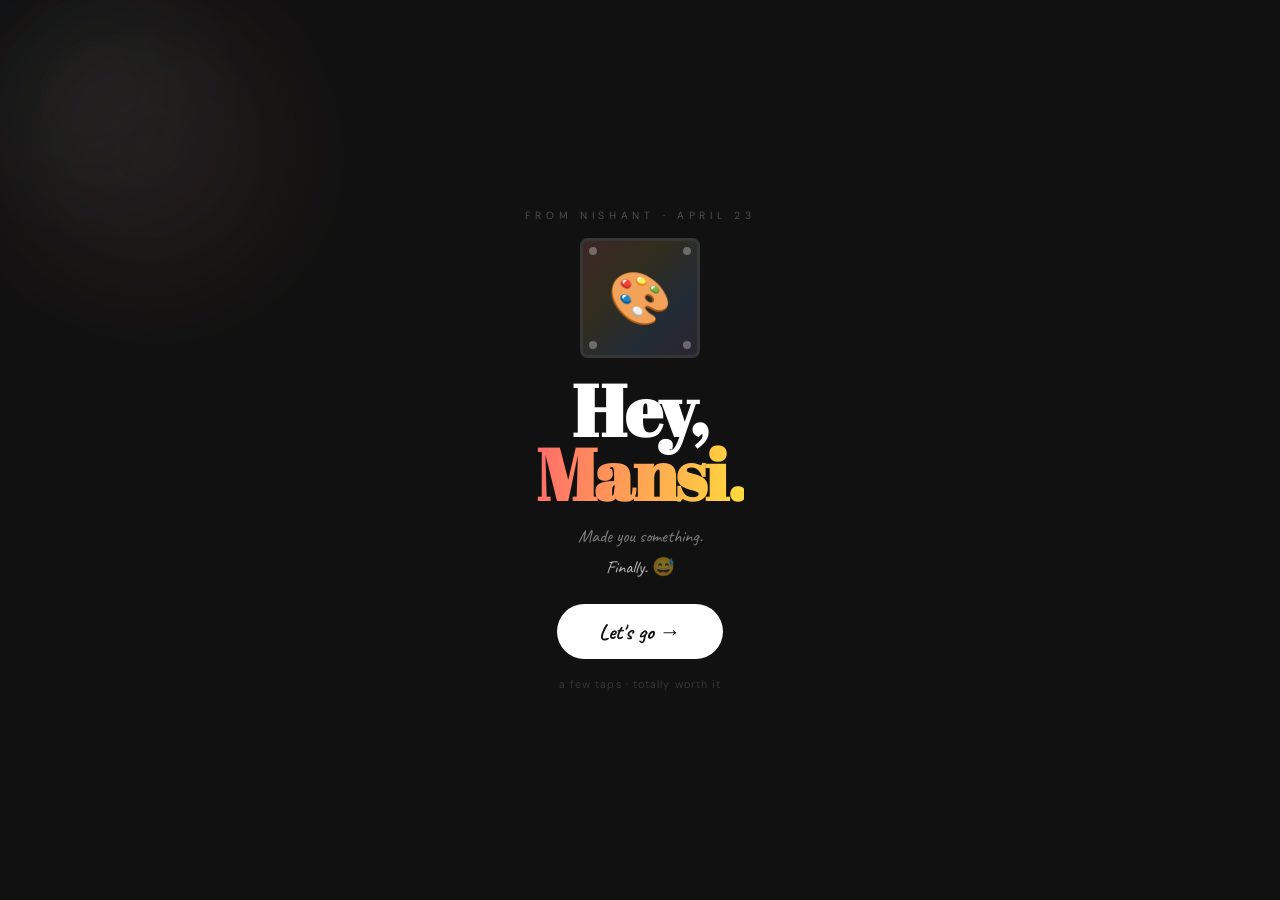
<file: mee.html>
<!DOCTYPE html>
<html lang="en">
<head>
<meta charset="UTF-8">
<meta name="viewport" content="width=device-width, initial-scale=1.0, maximum-scale=1.0, user-scalable=no">
<title>Hey Mansi 🎨</title>
<link href="https://fonts.googleapis.com/css2?family=Abril+Fatface&family=Caveat:wght@400;600;700&family=DM+Sans:ital,opsz,wght@0,9..40,300;0,9..40,400;1,9..40,300&display=swap" rel="stylesheet">
<style>
*,*::before,*::after{margin:0;padding:0;box-sizing:border-box;-webkit-tap-highlight-color:transparent}
html{font-size:16px}
body{
  width:100vw;height:100vh;overflow:hidden;
  background:#111;
  font-family:'DM Sans',sans-serif;font-weight:300;
  color:#1a0a2e;touch-action:manipulation;
}

/* ── SCREENS ── */
.screen{
  position:fixed;inset:0;
  display:flex;flex-direction:column;
  align-items:center;justify-content:center;
  padding:22px 20px;
  opacity:0;pointer-events:none;
  transition:opacity 0.4s ease,transform 0.4s cubic-bezier(0.22,1,0.36,1);
  overflow-y:auto;-webkit-overflow-scrolling:touch;
  transform:translateY(18px) scale(0.97);
}
.screen.active{opacity:1;pointer-events:all;transform:translateY(0) scale(1)}
.screen.out{opacity:0;transform:translateY(-18px) scale(1.03);pointer-events:none}

/* ── DOT NAV ── */
#dots{
  position:fixed;bottom:16px;left:50%;transform:translateX(-50%);
  display:flex;gap:5px;z-index:300;opacity:0;transition:opacity 0.4s;
}
#dots.show{opacity:1}
.d{
  width:5px;height:5px;border-radius:50%;
  background:rgba(255,255,255,0.2);
  transition:all 0.35s cubic-bezier(0.34,1.56,0.64,1);
}
.d.cur{width:18px;border-radius:3px;background:#fff}
.d.past{background:rgba(255,255,255,0.55)}

/* ════════════════════════
   S1 — OPENING
════════════════════════ */
#s1{background:#111;text-align:center}

.s1-bg{position:absolute;inset:0;z-index:0;pointer-events:none;overflow:hidden}
/* paint splash circles */
.splash{
  position:absolute;border-radius:50%;
  filter:blur(60px);opacity:0;
  animation:splashIn 1.2s ease forwards;
}
@keyframes splashIn{to{opacity:var(--op)}}

.s1-inner{
  position:relative;z-index:2;
  display:flex;flex-direction:column;
  align-items:center;gap:16px;width:100%;
}

/* Big canvas tear visual */
.canvas-tear{
  width:120px;height:120px;position:relative;
  margin-bottom:4px;
}
.canvas-frame{
  width:100%;height:100%;
  border:3px solid rgba(255,255,255,0.12);
  border-radius:8px;
  background:rgba(255,255,255,0.04);
  display:flex;align-items:center;justify-content:center;
  position:relative;overflow:hidden;
  animation:canvasFloat 4s ease-in-out infinite;
}
@keyframes canvasFloat{
  0%,100%{transform:rotate(-1.5deg) translateY(0)}
  50%{transform:rotate(1.5deg) translateY(-8px)}
}
.canvas-frame::before{
  content:'';position:absolute;inset:0;
  background:linear-gradient(135deg,
    rgba(255,107,107,0.15) 0%,
    rgba(255,217,61,0.1) 35%,
    rgba(91,164,245,0.12) 70%,
    rgba(192,132,252,0.1) 100%);
}
.paint-strokes{
  font-size:3.2rem;position:relative;z-index:1;
  animation:strokeSpin 6s linear infinite;
}
@keyframes strokeSpin{0%,100%{transform:scale(1)}50%{transform:scale(1.1)}}

/* corner dots on canvas frame */
.canvas-frame .corner{
  position:absolute;width:8px;height:8px;
  background:rgba(255,255,255,0.3);border-radius:50%;
}
.corner.tl{top:6px;left:6px}
.corner.tr{top:6px;right:6px}
.corner.bl{bottom:6px;left:6px}
.corner.br{bottom:6px;right:6px}

.s1-from{
  font-size:0.65rem;letter-spacing:0.45em;text-transform:uppercase;
  color:rgba(255,255,255,0.3);
}
.s1-headline{
  font-family:'Abril Fatface',serif;
  font-size:clamp(2.6rem,12vw,4.5rem);
  color:#fff;line-height:0.88;letter-spacing:-0.02em;
}
.s1-headline .painted{
  display:block;
  background:linear-gradient(100deg,#ff6b6b,#ffd93d,#5ba4f5);
  -webkit-background-clip:text;-webkit-text-fill-color:transparent;
  background-clip:text;background-size:200%;
  animation:gradPan 4s linear infinite;
}
@keyframes gradPan{0%{background-position:0%}100%{background-position:200%}}

.s1-sub{
  font-family:'Caveat',cursive;font-size:1.15rem;
  color:rgba(255,255,255,0.45);line-height:1.7;
}
.s1-sub em{color:rgba(255,255,255,0.7);font-style:normal}

.open-btn{
  background:#fff;color:#111;border:none;
  font-family:'Caveat',cursive;font-size:1.35rem;font-weight:700;
  padding:14px 42px;border-radius:100px;
  -webkit-appearance:none;cursor:pointer;
  box-shadow:0 0 0 0 rgba(255,255,255,0.3);
  animation:ringPulse 2.5s ease-in-out infinite;
  transition:transform 0.15s;margin-top:4px;
}
.open-btn:active{transform:scale(0.95)}
@keyframes ringPulse{
  0%,100%{box-shadow:0 0 0 0 rgba(255,255,255,0.3)}
  50%{box-shadow:0 0 0 12px rgba(255,255,255,0)}
}
.s1-tiny{font-size:0.68rem;color:rgba(255,255,255,0.18);letter-spacing:0.1em;margin-top:2px}

/* ════════════════════════
   S2 — QUIZ INTRO
════════════════════════ */
#s2{background:linear-gradient(155deg,#f8f4ff,#f0e8ff);text-align:center;gap:18px}
.s2-emoji{font-size:3.2rem;animation:waggle 0.8s ease-in-out infinite alternate}
@keyframes waggle{from{transform:rotate(-10deg)}to{transform:rotate(10deg)}}
.s2-title{
  font-family:'Abril Fatface',serif;
  font-size:clamp(1.9rem,8.5vw,3rem);line-height:1.05;
}
.s2-title .acc{color:#7c3aed}
.s2-body{
  font-family:'Caveat',cursive;font-size:1.15rem;
  color:#888;line-height:1.8;max-width:290px;
}
.dark-btn{
  background:#1a0a2e;color:#fff;border:none;
  font-family:'Caveat',cursive;font-size:1.3rem;font-weight:700;
  padding:14px 42px;border-radius:100px;
  -webkit-appearance:none;cursor:pointer;
  box-shadow:0 8px 24px rgba(26,10,46,0.2);
  transition:transform 0.15s,box-shadow 0.15s;
}
.dark-btn:active{transform:scale(0.95)}

/* ════════════════════════
   QUIZ SCREENS
════════════════════════ */
.qs{
  background:#fff;
  padding:14px 18px;padding-top:46px;
  justify-content:flex-start;gap:0;
}
.q-chip{
  position:absolute;top:12px;left:50%;transform:translateX(-50%);
  font-family:'Caveat',cursive;font-size:0.88rem;color:#ccc;
  background:#fff;border:1px solid #ece8f0;
  border-radius:100px;padding:2px 14px;white-space:nowrap;
}
.q-card{
  width:100%;max-width:420px;
  display:flex;flex-direction:column;gap:15px;
  text-align:center;padding-bottom:20px;
}
.q-ico{font-size:2.8rem;display:block;animation:popUp 0.5s cubic-bezier(0.34,1.56,0.64,1)}
@keyframes popUp{from{transform:scale(0) rotate(-15deg);opacity:0}to{transform:scale(1) rotate(0);opacity:1}}
.q-txt{
  font-family:'Abril Fatface',serif;
  font-size:clamp(1.25rem,5.5vw,1.75rem);
  line-height:1.25;color:#1a0a2e;
}
.q-opts{display:flex;flex-direction:column;gap:9px;width:100%}
.qo{
  background:#fafafa;border:2px solid #ede8f5;
  border-radius:14px;padding:13px 16px;
  font-family:'Caveat',cursive;font-size:1.18rem;
  color:#1a0a2e;text-align:left;
  display:flex;align-items:center;gap:10px;
  -webkit-appearance:none;cursor:pointer;width:100%;
  transition:all 0.15s ease;
}
.qo:active{transform:scale(0.97)}
.qo.chosen{background:#1a0a2e;border-color:#1a0a2e;color:#fff}
.qo.gone{display:none}

.q-resp{
  background:linear-gradient(135deg,#1a0a2e,#2e1065);
  color:#fff;border-radius:16px;padding:16px 18px;
  font-family:'Caveat',cursive;font-size:1.12rem;line-height:1.65;
  text-align:center;display:none;
  animation:respPop 0.4s cubic-bezier(0.34,1.56,0.64,1);
}
@keyframes respPop{from{transform:scale(0.82);opacity:0}to{transform:scale(1);opacity:1}}
.q-resp.on{display:block}
.q-resp .ri{font-size:1.7rem;display:block;margin-bottom:5px}
.tap-cue{
  margin-top:9px;font-size:0.82rem;opacity:0;
  animation:cueIn 0.5s ease 0.5s forwards;
}
@keyframes cueIn{to{opacity:0.5}}

/* ════════════════════════
   TRAIT TILES
════════════════════════ */
#sTraits{
  background:linear-gradient(165deg,#0d0820,#1a0a2e);
  padding:18px 14px;padding-top:44px;
  justify-content:flex-start;gap:0;
}
.tr-head{text-align:center;margin-bottom:16px;width:100%}
.tr-head h2{
  font-family:'Abril Fatface',serif;
  font-size:clamp(1.7rem,7.5vw,2.6rem);
  color:#fff;line-height:1.05;
}
.tr-head h2 em{
  font-style:normal;
  background:linear-gradient(90deg,#ff8fab,#ffd93d);
  -webkit-background-clip:text;-webkit-text-fill-color:transparent;background-clip:text;
}
.tr-head p{font-family:'Caveat',cursive;font-size:1rem;color:rgba(255,255,255,0.35);margin-top:3px}

.tile-grid{
  display:grid;grid-template-columns:1fr 1fr;
  gap:9px;width:100%;max-width:400px;
  padding-bottom:68px;
}
.tile{
  border-radius:16px;padding:16px 12px;
  text-align:center;cursor:pointer;
  border:1.5px solid rgba(255,255,255,0.07);
  background:rgba(255,255,255,0.035);
  transition:all 0.22s ease;
  position:relative;overflow:hidden;
}
.tile:active{transform:scale(0.95)}
.tile.lit{
  background:rgba(255,255,255,0.09);
  border-color:rgba(255,255,255,0.22);
}
.tile.lit::before{
  content:'';position:absolute;inset:0;
  background:var(--tc,rgba(255,107,107,0.08));
  border-radius:16px;
}
.tile .ti{font-size:2rem;display:block;margin-bottom:7px;position:relative;z-index:1}
.tile .tl{
  font-family:'Caveat',cursive;font-size:1rem;font-weight:700;
  color:rgba(255,255,255,0.75);line-height:1.3;position:relative;z-index:1;
}
.tile .td{
  font-family:'Caveat',cursive;font-size:0.85rem;
  color:rgba(255,255,255,0.4);margin-top:5px;line-height:1.4;
  display:none;position:relative;z-index:1;
}
.tile.lit .td{display:block;animation:tdIn 0.3s ease}
@keyframes tdIn{from{opacity:0;transform:translateY(5px)}to{opacity:1;transform:translateY(0)}}

.tr-cta{
  position:fixed;bottom:36px;left:50%;transform:translateX(-50%);
  background:linear-gradient(120deg,#7c3aed,#5ba4f5);
  color:#fff;border:none;
  font-family:'Caveat',cursive;font-size:1.25rem;font-weight:700;
  padding:13px 40px;border-radius:100px;
  box-shadow:0 8px 28px rgba(124,58,237,0.4);
  -webkit-appearance:none;cursor:pointer;
  opacity:0;pointer-events:none;
  transition:opacity 0.35s ease,transform 0.15s;
  z-index:50;white-space:nowrap;
}
.tr-cta.show{opacity:1;pointer-events:all}
.tr-cta:active{transform:scale(0.95) translateX(-50%)}

/* ════════════════════════
   LETTER
════════════════════════ */
#sLetter{
  background:linear-gradient(160deg,#0d0820,#111);
  padding:18px;justify-content:flex-start;padding-top:28px;
}
.ltr-paper{
  background:#fdfaf5;border-radius:18px;
  padding:24px 20px;
  width:100%;max-width:400px;
  box-shadow:0 20px 60px rgba(0,0,0,0.5);
  position:relative;
}
.ltr-paper::after{
  content:'';position:absolute;
  top:0;left:36px;right:36px;height:2px;
  background:linear-gradient(90deg,transparent,#7c3aed,transparent);
  border-radius:2px;
}
.ltr-date{font-size:0.65rem;letter-spacing:0.28em;text-transform:uppercase;color:#ccc;margin-bottom:12px}
.ltr-hey{
  font-family:'Abril Fatface',serif;
  font-size:1.65rem;color:#1a0a2e;display:block;margin-bottom:12px;
}
#ltrBody{
  font-family:'Caveat',cursive;font-size:1.08rem;
  line-height:2;color:#555;min-height:80px;
}
.ltr-blink{
  display:inline-block;width:2px;height:1em;
  background:#7c3aed;vertical-align:text-bottom;
  animation:blink 0.7s step-end infinite;margin-left:1px;
}
@keyframes blink{0%,100%{opacity:1}50%{opacity:0}}
.ltr-footer{
  display:none;
  margin-top:18px;padding-top:14px;
  border-top:1px solid #f0ebe0;
  font-family:'Caveat',cursive;font-size:1rem;
  color:#aaa;text-align:right;line-height:1.6;
}
.ltr-footer strong{display:block;font-size:1.25rem;color:#1a0a2e;margin-top:2px}
.ltr-go{
  display:none;width:100%;margin-top:14px;
  background:#1a0a2e;color:#fff;border:none;
  border-radius:100px;padding:13px;
  font-family:'Caveat',cursive;font-size:1.22rem;font-weight:700;
  -webkit-appearance:none;cursor:pointer;
}
.skip-ltr{
  position:fixed;bottom:14px;right:14px;
  background:rgba(255,255,255,0.06);color:rgba(255,255,255,0.35);
  border:none;border-radius:100px;padding:5px 14px;
  font-family:'Caveat',cursive;font-size:0.88rem;
  -webkit-appearance:none;cursor:pointer;
  backdrop-filter:blur(4px);z-index:100;
}

/* ════════════════════════
   FINALE
════════════════════════ */
#sFinale{
  background:#0d0820;overflow:hidden;text-align:center;
}
.fn-glow{
  position:absolute;inset:0;pointer-events:none;
  background:
    radial-gradient(ellipse at 30% 30%, rgba(255,107,107,0.12) 0%, transparent 55%),
    radial-gradient(ellipse at 70% 70%, rgba(91,164,245,0.1) 0%, transparent 55%);
}
.fn-inner{
  position:relative;z-index:2;
  display:flex;flex-direction:column;
  align-items:center;gap:14px;width:100%;
}
.fn-year{
  font-size:0.65rem;letter-spacing:0.4em;text-transform:uppercase;
  color:rgba(255,255,255,0.25);
}
.fn-hb{
  font-family:'Abril Fatface',serif;
  font-size:clamp(3.2rem,13vw,5.5rem);
  color:#fff;line-height:0.85;letter-spacing:-0.03em;
}
.fn-hb .gr{
  display:block;
  background:linear-gradient(90deg,#ff6b6b,#ffd93d,#6bcb8a,#5ba4f5,#c084fc);
  -webkit-background-clip:text;-webkit-text-fill-color:transparent;
  background-clip:text;background-size:300%;
  animation:gShift 3.5s linear infinite;
}
@keyframes gShift{0%{background-position:0%}100%{background-position:300%}}
.fn-name{
  font-family:'Caveat',cursive;font-weight:700;
  font-size:clamp(2.2rem,10vw,3.8rem);color:#fff;
}
.fn-bar{width:60px;height:1px;background:rgba(255,255,255,0.15)}
.fn-wishes{
  font-family:'Caveat',cursive;font-size:1.08rem;
  color:rgba(255,255,255,0.5);line-height:1.95;max-width:270px;
}
.fn-wishes strong{color:#ffd93d}
.fn-sig{
  font-family:'Caveat',cursive;font-size:0.85rem;
  color:rgba(255,255,255,0.2);letter-spacing:0.15em;
  margin-top:2px;
}
/* No "with love" — just the name, matter of fact */
.fn-sig span{color:rgba(255,255,255,0.45);font-size:0.95rem}
.fn-replay{
  background:rgba(255,255,255,0.06);
  border:1px solid rgba(255,255,255,0.1);
  color:rgba(255,255,255,0.4);
  border-radius:100px;padding:9px 24px;
  font-family:'Caveat',cursive;font-size:0.95rem;
  -webkit-appearance:none;cursor:pointer;margin-top:4px;
}

/* confetti */
.cf{
  position:fixed;pointer-events:none;z-index:9999;
  border-radius:var(--r);
  animation:cfDrop var(--du) ease-in var(--de) forwards;
}
@keyframes cfDrop{
  0%{transform:translate(0,0) rotate(0);opacity:1}
  100%{transform:translate(var(--dx),110vh) rotate(var(--sp));opacity:0}
}

/* ── utils ── */
@keyframes fu{from{opacity:0;transform:translateY(16px)}to{opacity:1;transform:translateY(0)}}
.f1{animation:fu 0.55s ease both}
.f2{animation:fu 0.55s 0.12s ease both}
.f3{animation:fu 0.55s 0.24s ease both}
.f4{animation:fu 0.55s 0.36s ease both}
.f5{animation:fu 0.55s 0.48s ease both}
</style>
</head>
<body>

<!-- dots -->
<div id="dots"></div>

<!-- ══════════════════════════════
     S1 — OPENING
══════════════════════════════ -->
<div class="screen active" id="s1">
  <div class="s1-bg" id="s1bg"></div>
  <div class="s1-inner">

    <p class="s1-from f1">from nishant · april 23</p>

    <!-- Canvas visual instead of envelope -->
    <div class="canvas-tear f2">
      <div class="canvas-frame">
        <div class="corner tl"></div>
        <div class="corner tr"></div>
        <div class="corner bl"></div>
        <div class="corner br"></div>
        <span class="paint-strokes">🎨</span>
      </div>
    </div>

    <h1 class="s1-headline f3">
      Hey,
      <span class="painted">Mansi.</span>
    </h1>

    <p class="s1-sub f4">
      Made you something.<br>
      <em>Finally.</em> 😅
    </p>

    <button class="open-btn f5" onclick="goTo('s2')">Let's go →</button>
    <p class="s1-tiny">a few taps · totally worth it</p>

  </div>
</div>

<!-- ══════════════════════════════
     S2 — QUIZ INTRO
══════════════════════════════ -->
<div class="screen" id="s2">
  <span class="s2-emoji f1">🤨</span>
  <h2 class="s2-title f2">Think Nishant<br><span class="acc">knows you?</span></h2>
  <p class="s2-body f3">5 questions. No wrong answers. But we'll see how well you actually know yourself 👀</p>
  <button class="dark-btn f4" onclick="goTo('sq1')">Alright, go on 🎯</button>
</div>

<!-- ══════════════════════════════
     Q1 — DOGS
══════════════════════════════ -->
<div class="screen qs" id="sq1">
  <div class="q-chip">1 of 5 · the important stuff first 🐾</div>
  <div class="q-card">
    <span class="q-ico">🐶</span>
    <p class="q-txt">Random dog on the street. Be honest — what happens next?</p>
    <div class="q-opts">
      <button class="qo" onclick="ans(this,'sq1','r1a','sq2')"><span>🛑</span>Everything stops. Plans cancelled. Dog first.</button>
      <button class="qo" onclick="ans(this,'sq1','r1b','sq2')"><span>📸</span>Phone out immediately. Gotta capture this.</button>
      <button class="qo" onclick="ans(this,'sq1','r1c','sq2')"><span>🚶</span>I'm already walking towards it. No decision made.</button>
    </div>
    <div class="q-resp" id="r1a">
      <span class="ri">😭</span>
      The plans never stood a chance. Dogs operate on a completely different priority system in your world and honestly that's the right way to live.
      <div class="tap-cue">tap to continue →</div>
    </div>
    <div class="q-resp" id="r1b">
      <span class="ri">📱</span>
      The Insta brain activates before the legs even move. Content AND affection — simultaneously. Classic Mansi.
      <div class="tap-cue">tap to continue →</div>
    </div>
    <div class="q-resp" id="r1c">
      <span class="ri">🐕</span>
      Pure instinct. Zero thought. The dog called on a frequency only you can hear. Completely believable.
      <div class="tap-cue">tap to continue →</div>
    </div>
  </div>
</div>

<!-- Q2 — INSTA -->
<div class="screen qs" id="sq2">
  <div class="q-chip">2 of 5 · be honest 📱</div>
  <div class="q-card">
    <span class="q-ico">📲</span>
    <p class="q-txt">You post something. How long before you check the likes?</p>
    <div class="q-opts">
      <button class="qo" onclick="ans(this,'sq2','r2a','sq3')"><span>😌</span>I post and move on. Very chill person.</button>
      <button class="qo" onclick="ans(this,'sq2','r2b','sq3')"><span>👀</span>Give it like... 3 minutes max</button>
      <button class="qo" onclick="ans(this,'sq2','r2c','sq3')"><span>💀</span>The screen is already open again</button>
    </div>
    <div class="q-resp" id="r2a">
      <span class="ri">🧐</span>
      Sure. Very chill. The phone is just coincidentally in your hand and the app just happened to open itself. We believe you.
      <div class="tap-cue">tap to continue →</div>
    </div>
    <div class="q-resp" id="r2b">
      <span class="ri">⏱️</span>
      3 minutes is generous. We both know it was more like 45 seconds. But fine, let's call it 3 minutes. Respectable.
      <div class="tap-cue">tap to continue →</div>
    </div>
    <div class="q-resp" id="r2c">
      <span class="ri">💅</span>
      THE MOST honest answer in this entire quiz. Refreshing. Also completely correct. No judgment — your content deserves to be watched anyway.
      <div class="tap-cue">tap to continue →</div>
    </div>
  </div>
</div>

<!-- Q3 — FAMILY -->
<div class="screen qs" id="sq3">
  <div class="q-chip">3 of 5 · real talk 🏡</div>
  <div class="q-card">
    <span class="q-ico">👨‍👩‍👧</span>
    <p class="q-txt">Family calls when you're in the middle of something. What actually happens?</p>
    <div class="q-opts">
      <button class="qo" onclick="ans(this,'sq3','r3a','sq4')"><span>📞</span>Pick up instantly. No question.</button>
      <button class="qo" onclick="ans(this,'sq3','r3b','sq4')"><span>⏸️</span>Pause everything, call back in 2 mins</button>
      <button class="qo" onclick="ans(this,'sq3','r3c','sq4')"><span>🤹</span>Pick up AND keep doing the thing</button>
    </div>
    <div class="q-resp" id="r3a">
      <span class="ri">🥹</span>
      Instant pick up — zero hesitation. That's just how you're built. And it says everything about the kind of person you actually are.
      <div class="tap-cue">tap to continue →</div>
    </div>
    <div class="q-resp" id="r3b">
      <span class="ri">💕</span>
      2 minutes, not a second more. They're never really waiting when it comes to you. That quiet loyalty is genuinely one of your best things.
      <div class="tap-cue">tap to continue →</div>
    </div>
    <div class="q-resp" id="r3c">
      <span class="ri">🦸</span>
      Full multitask mode — canvas in one hand, phone in the other, fully present for both. That's a skill honestly.
      <div class="tap-cue">tap to continue →</div>
    </div>
  </div>
</div>

<!-- Q4 — AMBITIONS -->
<div class="screen qs" id="sq4">
  <div class="q-chip">4 of 5 · this one matters 🚀</div>
  <div class="q-card">
    <span class="q-ico">🌟</span>
    <p class="q-txt">Someone tells you to "be realistic" about your goals. Your internal reaction?</p>
    <div class="q-opts">
      <button class="qo" onclick="ans(this,'sq4','r4a','sq5')"><span>😤</span>Annoyed but I smile and carry on</button>
      <button class="qo" onclick="ans(this,'sq4','r4b','sq5')"><span>🙏</span>God's got bigger plans anyway — I'm good</button>
      <button class="qo" onclick="ans(this,'sq4','r4c','sq5')"><span>🤷</span>I genuinely don't register it</button>
    </div>
    <div class="q-resp" id="r4a">
      <span class="ri">🔥</span>
      That polite smile doing a lot of heavy lifting. Underneath it is just pure fuel. Let people talk — you've got things to build.
      <div class="tap-cue">tap to continue →</div>
    </div>
    <div class="q-resp" id="r4b">
      <span class="ri">✨</span>
      And that's honestly the most unshakeable position to be in. When your trust is somewhere that can't be argued with — other people's doubts just don't land.
      <div class="tap-cue">tap to continue →</div>
    </div>
    <div class="q-resp" id="r4c">
      <span class="ri">💎</span>
      Correct. Not dismissive — just laser focused. That kind of noise simply doesn't compute for someone who already knows where they're headed.
      <div class="tap-cue">tap to continue →</div>
    </div>
  </div>
</div>

<!-- Q5 — ART + FAITH -->
<div class="screen qs" id="sq5">
  <div class="q-chip">5 of 5 · last one 🎨</div>
  <div class="q-card">
    <span class="q-ico">🖌️</span>
    <p class="q-txt">A piece comes out exactly the way you imagined. First thought?</p>
    <div class="q-opts">
      <button class="qo" onclick="ans(this,'sq5','r5a','sTraits')"><span>🤲</span>Gratitude first — before anything else</button>
      <button class="qo" onclick="ans(this,'sq5','r5b','sTraits')"><span>😳</span>Wait — did I actually just do that?</button>
      <button class="qo" onclick="ans(this,'sq5','r5c','sTraits')"><span>📤</span>People need to see this right now</button>
    </div>
    <div class="q-resp" id="r5a">
      <span class="ri">🌟</span>
      That instinct to be grateful before anything else is exactly why the work keeps getting better. It stays grounded in something real.
      <div class="tap-cue">tap to continue →</div>
    </div>
    <div class="q-resp" id="r5b">
      <span class="ri">😂</span>
      Self-surprise is genuinely the best sign — means the work came from somewhere deeper than just skill. The best artists still shock themselves.
      <div class="tap-cue">tap to continue →</div>
    </div>
    <div class="q-resp" id="r5c">
      <span class="ri">📱</span>
      Absolutely valid. Sharing good art isn't ego — it's just not being selfish about something beautiful. Post it. Every time.
      <div class="tap-cue">tap to continue →</div>
    </div>
  </div>
</div>

<!-- ══════════════════════════════
     TRAIT TILES
══════════════════════════════ -->
<div class="screen" id="sTraits">
  <div class="tr-head f1">
    <h2>Here's what<br>Nishant sees <em>in you</em></h2>
    <p>Tap each one open ↓</p>
  </div>
  <div class="tile-grid">
    <div class="tile" style="--tc:rgba(255,107,107,0.1)" onclick="tapTile(this)">
      <span class="ti">🎨</span>
      <div class="tl">The Artist</div>
      <div class="td">You don't just make things that look good. You make things that feel like you — and that's the harder part that most people never figure out.</div>
    </div>
    <div class="tile" style="--tc:rgba(251,191,36,0.1)" onclick="tapTile(this)">
      <span class="ti">🐶</span>
      <div class="tl">Dog Person<br>No. 1</div>
      <div class="td">Every dog is safer because you exist. It's a personality trait at this point — and a genuinely good one.</div>
    </div>
    <div class="tile" style="--tc:rgba(91,164,245,0.1)" onclick="tapTile(this)">
      <span class="ti">📸</span>
      <div class="tl">The Eye</div>
      <div class="td">The Insta thing isn't just a habit — you genuinely see light and moments differently. That's not taught, that's just you.</div>
    </div>
    <div class="tile" style="--tc:rgba(107,203,138,0.1)" onclick="tapTile(this)">
      <span class="ti">👨‍👩‍👧</span>
      <div class="tl">Family First</div>
      <div class="td">That love is your foundation. The way you show up for people who matter to you — quietly, consistently — that stuff is rare.</div>
    </div>
    <div class="tile" style="--tc:rgba(192,132,252,0.1)" onclick="tapTile(this)">
      <span class="ti">🌙</span>
      <div class="tl">Thinks Big</div>
      <div class="td">Your ambitions aren't unrealistic. They're just sized for someone who actually intends to do them. Keep that energy exactly as it is.</div>
    </div>
    <div class="tile" style="--tc:rgba(245,200,66,0.1)" onclick="tapTile(this)">
      <span class="ti">🤲</span>
      <div class="tl">The Faith</div>
      <div class="td">That certainty you carry — even when things are unclear — is not common. It's what makes you hard to shake. Hold onto it.</div>
    </div>
  </div>
  <button class="tr-cta" id="trCta" onclick="goTo('sLetter')">Now read this 👇</button>
</div>

<!-- ══════════════════════════════
     LETTER
══════════════════════════════ -->
<div class="screen" id="sLetter">
  <div class="ltr-paper">
    <div class="ltr-date">April 23, 2026 · from Nishant</div>
    <span class="ltr-hey">Mansi,</span>
    <div id="ltrBody"><span class="ltr-blink"></span></div>
    <div class="ltr-footer" id="ltrFoot">
      — Nishant
      <strong>Happy Birthday. Go have a good one. 🎉</strong>
    </div>
    <button class="ltr-go" id="ltrGo" onclick="goTo('sFinale')">See the finale 🎊</button>
  </div>
  <button class="skip-ltr" onclick="skipLtr()">skip →</button>
</div>

<!-- ══════════════════════════════
     FINALE
══════════════════════════════ -->
<div class="screen" id="sFinale">
  <div class="fn-glow"></div>
  <div class="fn-inner">
    <p class="fn-year">April 23, 2026</p>
    <div class="fn-hb">
      Happy
      <span class="gr">Birthday</span>
    </div>
    <div class="fn-name">Mansi. 🎨</div>
    <div class="fn-bar"></div>
    <p class="fn-wishes">
      May the art keep coming.<br>
      The dogs keep finding you.<br>
      The family stay close.<br>
      The ambitions get louder.<br>
      And may <strong>what you believe in</strong><br>
      keep proving itself right. 🤲
    </p>
    <!-- Clean sign-off. No "with love". Just real. -->
    <p class="fn-sig">— <span>Nishant</span></p>
    <button class="fn-replay" onclick="restart()">↩ start over</button>
  </div>
</div>

<script>
/* ── PAINT SPLASHES ON S1 ── */
(()=>{
  const bg=document.getElementById('s1bg');
  const cols=['rgba(255,107,107,VAR)','rgba(255,217,61,VAR)','rgba(91,164,245,VAR)','rgba(192,132,252,VAR)','rgba(107,203,138,VAR)'];
  const positions=[
    {t:'-10%',l:'-10%'},{t:'-5%',r:'-5%'},{b:'10%',l:'5%'},
    {b:'-5%',r:'10%'},{t:'40%',l:'35%'}
  ];
  cols.forEach((c,i)=>{
    const el=document.createElement('div');
    el.className='splash';
    const op=(0.12+Math.random()*0.1).toFixed(2);
    const sz=180+Math.random()*140;
    const pos=positions[i];
    let ps='';
    for(const k in pos)ps+=`${k}:${pos[k]};`;
    el.style.cssText=`width:${sz}px;height:${sz}px;${ps}background:${c.replace('VAR',op)};animation-delay:${i*0.18}s;--op:${op}`;
    bg.appendChild(el);
  });
})();

/* ── DOTS ── */
const SCREENS=['s1','s2','sq1','sq2','sq3','sq4','sq5','sTraits','sLetter','sFinale'];
const dotsEl=document.getElementById('dots');
SCREENS.forEach((_,i)=>{
  const d=document.createElement('div');d.className='d';d.id='dd'+i;
  dotsEl.appendChild(d);
});
function updateDots(id){
  const idx=SCREENS.indexOf(id);
  dotsEl.className=id==='s1'?'':'show';
  SCREENS.forEach((_,i)=>{
    document.getElementById('dd'+i).className='d'+(i===idx?' cur':i<idx?' past':'');
  });
}
updateDots('s1');

/* ── NAVIGATION ── */
let cur='s1';
function goTo(id){
  if(id===cur)return;
  const p=document.getElementById(cur);
  const n=document.getElementById(id);
  if(!n)return;
  p.classList.remove('active');p.classList.add('out');
  setTimeout(()=>p.classList.remove('out'),480);
  n.classList.add('active');n.scrollTop=0;
  cur=id;updateDots(id);
  if(id==='sLetter')startLetter();
  if(id==='sFinale')startFinale();
}

/* ── QUIZ ── */
function ans(btn,sid,rid,nid){
  const sc=document.getElementById(sid);
  sc.querySelectorAll('.qo').forEach(b=>{
    b.disabled=true;
    if(b!==btn)b.classList.add('gone');
    else b.classList.add('chosen');
  });
  document.getElementById(rid).classList.add('on');
  setTimeout(()=>{
    sc.addEventListener('click',function h(){sc.removeEventListener('click',h);goTo(nid)},600);
  },500);
}

/* ── TILES ── */
let tCount=0;
function tapTile(el){
  const wasLit=el.classList.contains('lit');
  el.classList.toggle('lit');
  tCount+=wasLit?-1:1;
  document.getElementById('trCta').classList.toggle('show',tCount>=3);
}

/* ── LETTER ── */
const ltrLines=[
  "Happy birthday.\n\n",
  "I'm not going to make this into a big thing — but I did want to say something real.\n\n",
  "You're one of those people who actually does things. Not just talks about them. You make art. You show up for your family. You keep your faith even when it's inconvenient. You have ambitions that most people would quietly give up on.\n\n",
  "That's not a small thing, Mansi. Most people don't have one of those qualities. You have all of them.\n\n",
  "So — I hope this year is the one where it all starts moving. Where the work gets seen, the plans start landing, and you look back at April 23rd and think yeah, that was the year.\n\n",
  "You've got the talent. You've got the belief. The rest will follow. 🌸"
];
let ltrT=null;
function startLetter(){
  const el=document.getElementById('ltrBody');
  el.innerHTML='<span class="ltr-blink"></span>';
  document.getElementById('ltrFoot').style.display='none';
  document.getElementById('ltrGo').style.display='none';
  const full=ltrLines.join('');
  let i=0;
  function type(){
    if(i<full.length){
      const ch=full[i];
      el.innerHTML=full.slice(0,i+1).replace(/\n/g,'<br>')+'<span class="ltr-blink"></span>';
      i++;
      document.getElementById('sLetter').scrollTop=9999;
      ltrT=setTimeout(type,ch==='\n'?150:ch==='.'||ch==='!'||ch==='?'?130:20);
    } else {
      el.innerHTML=full.replace(/\n/g,'<br>');
      document.getElementById('ltrFoot').style.display='block';
      document.getElementById('ltrGo').style.display='block';
    }
  }
  setTimeout(type,280);
}
function skipLtr(){
  if(ltrT)clearTimeout(ltrT);
  document.getElementById('ltrBody').innerHTML=ltrLines.join('').replace(/\n/g,'<br>');
  document.getElementById('ltrFoot').style.display='block';
  document.getElementById('ltrGo').style.display='block';
}

/* ── CONFETTI ── */
const CC=['#ff6b6b','#ffd93d','#6bcb8a','#5ba4f5','#ff8fab','#c084fc','#fff','#ff9a3c'];
function confetti(n){
  for(let i=0;i<n;i++){
    const el=document.createElement('div');el.className='cf';
    el.style.cssText=`
      background:${CC[~~(Math.random()*CC.length)]};
      left:${Math.random()*100}vw;top:-10px;
      width:${5+Math.random()*8}px;height:${5+Math.random()*8}px;
      --r:${Math.random()>.5?'2px':'50%'};
      --dx:${(Math.random()-.5)*300}px;
      --sp:${(Math.random()>.5?1:-1)*360*Math.ceil(Math.random()*3)}deg;
      --du:${2+Math.random()*2.5}s;
      --de:${Math.random()*1.2}s;
    `;
    document.body.appendChild(el);
    setTimeout(()=>el.remove(),5500);
  }
}
function startFinale(){confetti(65);setTimeout(()=>confetti(50),700);setTimeout(()=>confetti(35),1500)}

/* ── RESTART ── */
function restart(){
  document.querySelectorAll('.qo').forEach(b=>{b.disabled=false;b.classList.remove('chosen','gone')});
  document.querySelectorAll('.q-resp').forEach(r=>r.classList.remove('on'));
  document.querySelectorAll('.tile').forEach(t=>t.classList.remove('lit'));
  document.getElementById('trCta').classList.remove('show');
  tCount=0;goTo('s1');
}
</script>
</body>
</html>
</file>
